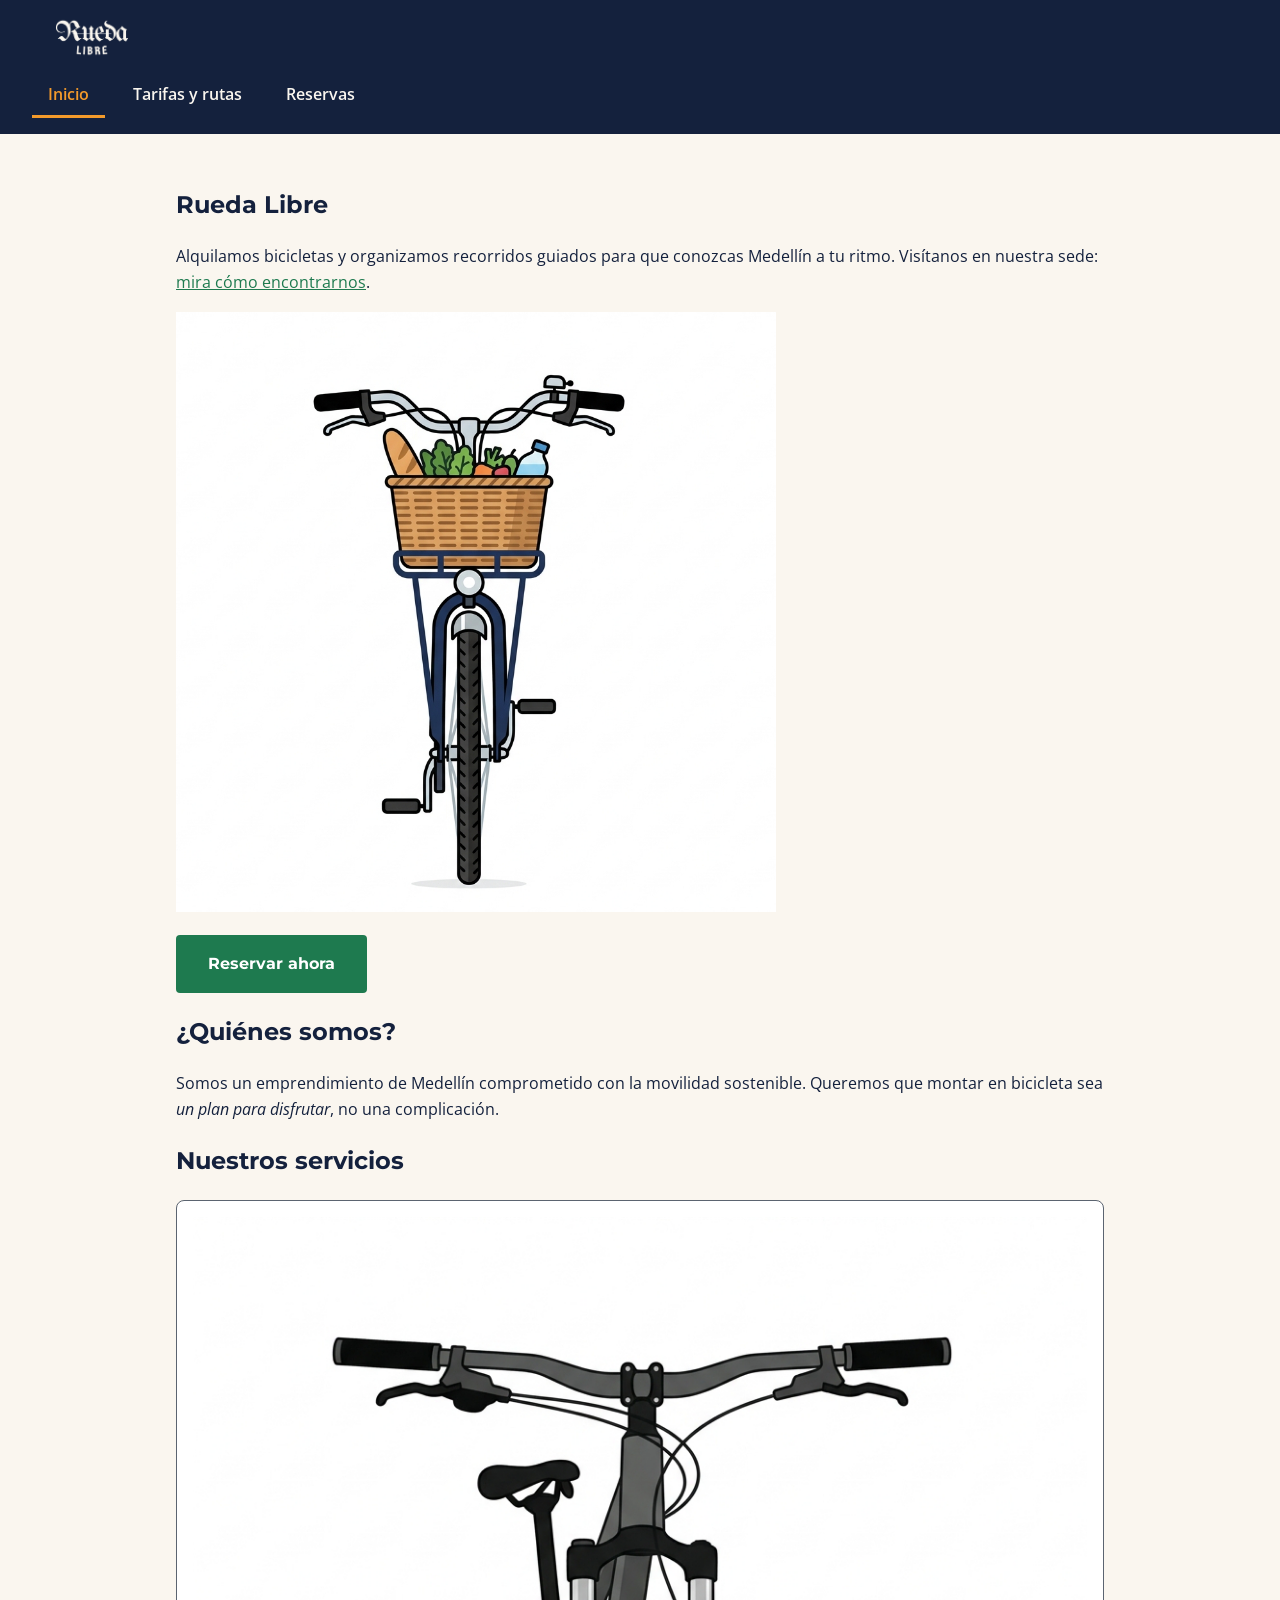
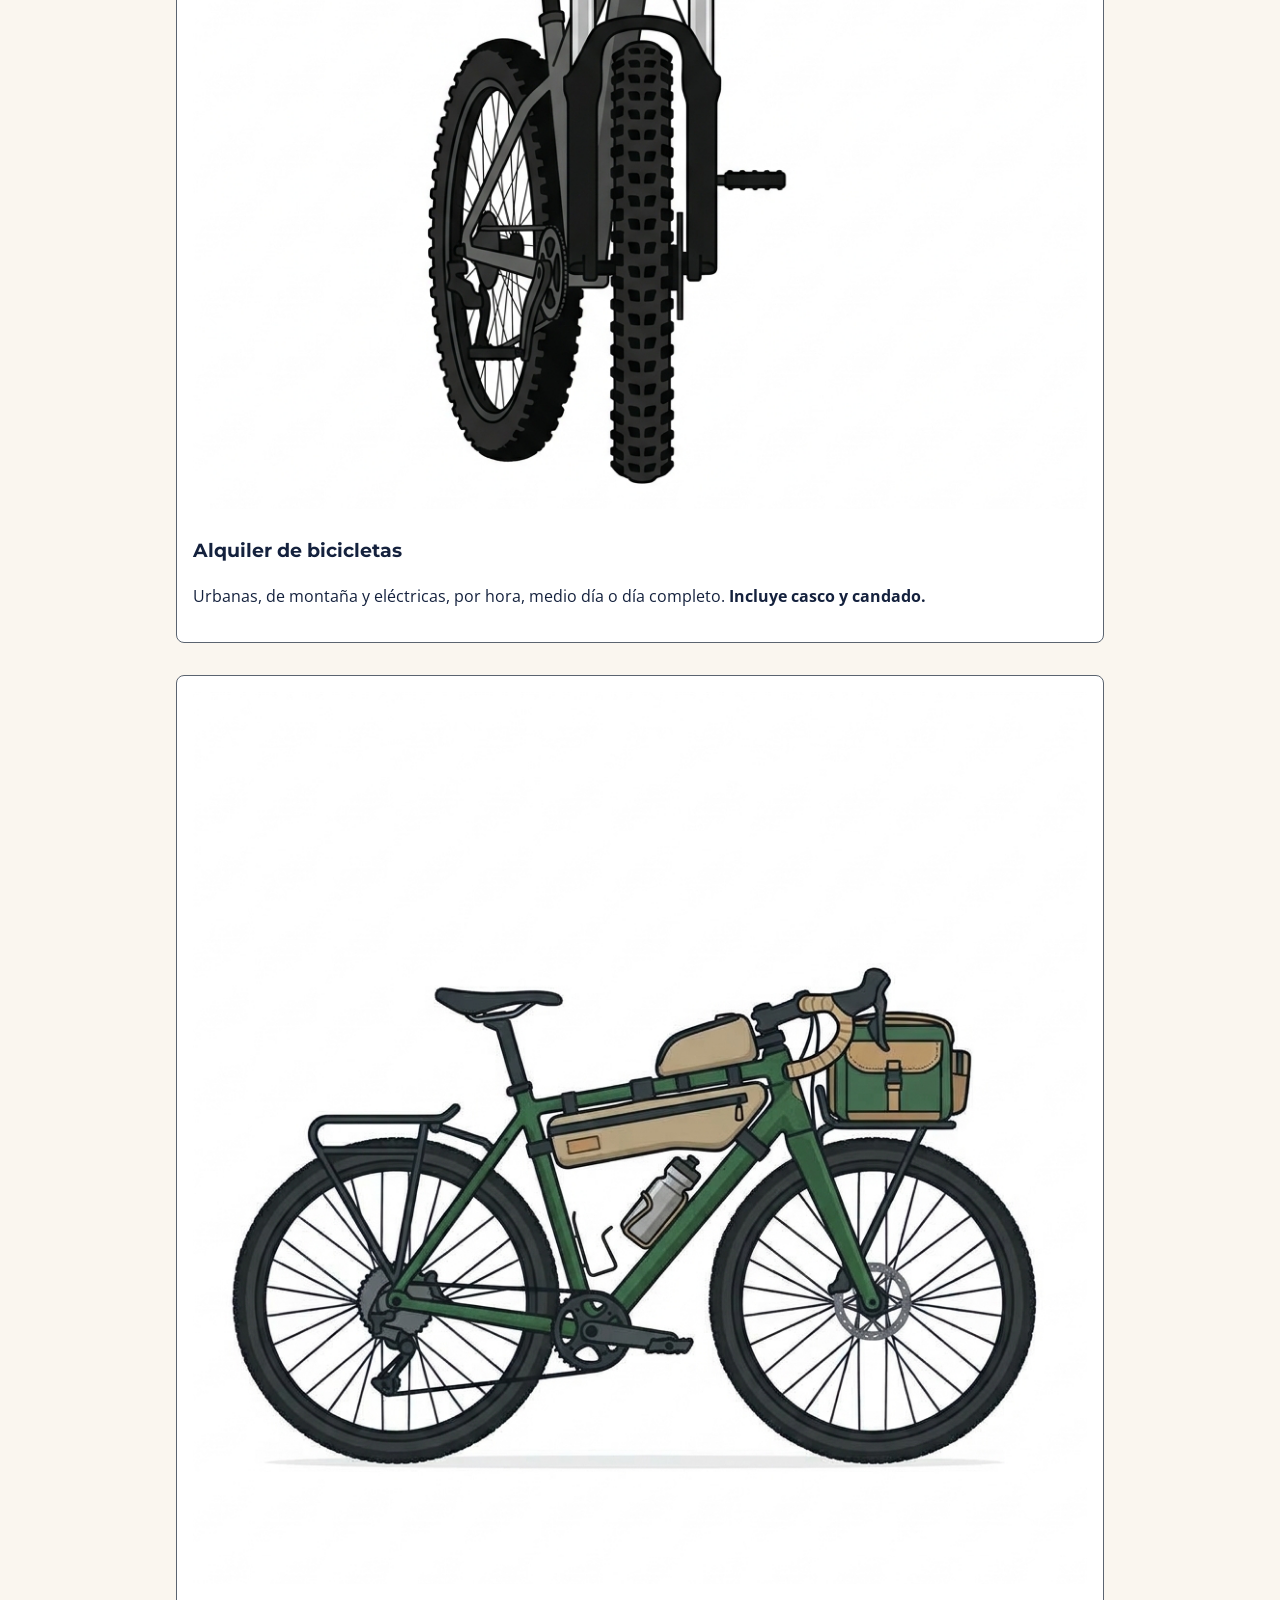
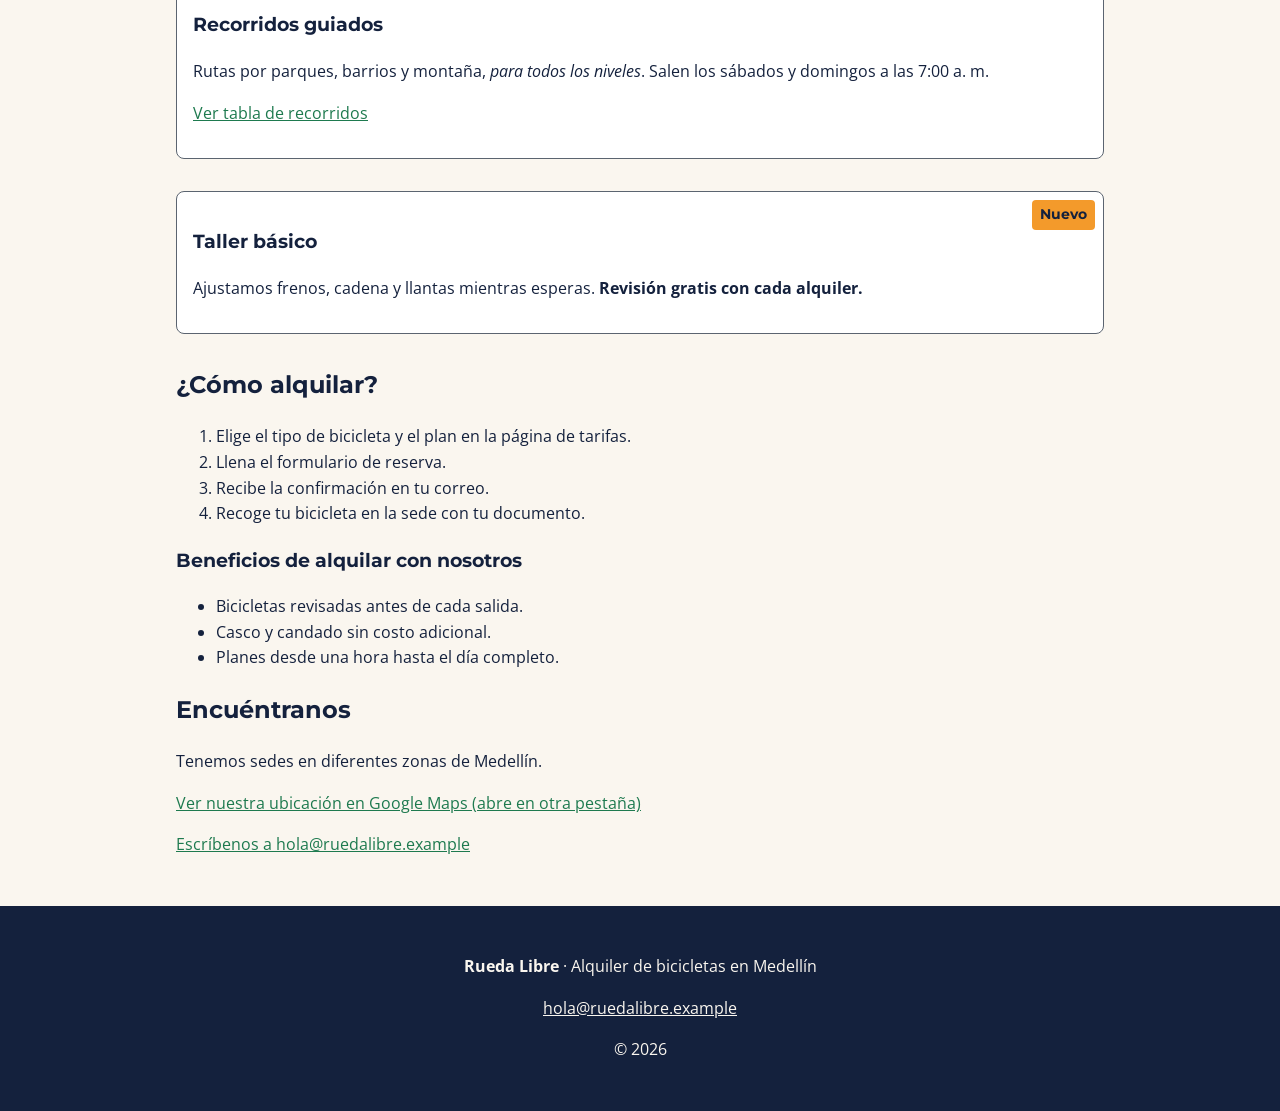
<file: index.html>
<!DOCTYPE html>
<html lang="es">

<head>
  <meta charset="UTF-8">
  <meta name="viewport" content="width=device-width, initial-scale=1.0">
  <meta name="description" content="Alquiler de bicicletas y recorridos guiados por Medellín. Bicicletas urbanas, de montaña y eléctricas.">
  <title>Rueda Libre | Alquiler de bicicletas en Medellín</title>
  <link rel="preconnect" href="https://fonts.googleapis.com">
  <link rel="preconnect" href="https://fonts.gstatic.com" crossorigin>
  <link href="https://fonts.googleapis.com/css2?family=Montserrat:wght@700&family=Open+Sans:wght@400;600&display=swap" rel="stylesheet">
  <link rel="stylesheet" href="css/styles.css">
</head>

<body>
  <header>
    <a href="index.html">
      <img src="img/logo2.png" alt="Rueda Libre, ir al inicio" width="120">
    </a>
    <nav>
      <ul id="menu">
        <li><a href="index.html" class="activo">Inicio</a></li>
        <li><a href="paginas/tarifas.html">Tarifas y rutas</a></li>
        <li><a href="paginas/reservas.html">Reservas</a></li>
      </ul>
    </nav>
  </header>

  <main>
    <section class="portada">
      <h1>Rueda Libre</h1>
      <p>Alquilamos bicicletas y organizamos recorridos guiados para que conozcas Medellín a tu ritmo. Visítanos en nuestra sede: <a href="#encuentranos">mira cómo encontrarnos</a>.</p>
      <img src="img/Urbana_Clasica.jpeg" alt="Bicicleta urbana estacionada, lista para recorrer la ciudad" width="600">
      <p><a href="paginas/reservas.html" class="btn-cta">Reservar ahora</a></p>
    </section>

    <section>
      <h2>¿Quiénes somos?</h2>
      <p>Somos un emprendimiento de Medellín comprometido con la movilidad sostenible. Queremos que montar en bicicleta sea <em>un plan para disfrutar</em>, no una complicación.</p>
    </section>

    <section>
      <h2>Nuestros servicios</h2>

      <article class="tarjeta">
        <img src="img/Montana_Trail.jpeg" alt="Bicicleta de montaña con suspensión delantera" width="300">
        <h3>Alquiler de bicicletas</h3>
        <p>Urbanas, de montaña y eléctricas, por hora, medio día o día completo. <strong>Incluye casco y candado.</strong></p>
      </article>

      <article class="tarjeta">
        <img src="img/Gravel_Aventura.jpeg" alt="Bicicleta gravel en una ruta de asfalto y destapado" width="300">
        <h3>Recorridos guiados</h3>
        <p>Rutas por parques, barrios y montaña, <em>para todos los niveles</em>. Salen los sábados y domingos a las 7:00 a. m.</p>
        <p><a href="paginas/tarifas.html#recorridos">Ver tabla de recorridos</a></p>
      </article>

      <article class="tarjeta">
        <p class="etiqueta-nuevo">Nuevo</p>
        <h3>Taller básico</h3>
        <p>Ajustamos frenos, cadena y llantas mientras esperas. <strong>Revisión gratis con cada alquiler.</strong></p>
      </article>
    </section>

    <section>
      <h2>¿Cómo alquilar?</h2>
      <ol>
        <li>Elige el tipo de bicicleta y el plan en la página de tarifas.</li>
        <li>Llena el formulario de reserva.</li>
        <li>Recibe la confirmación en tu correo.</li>
        <li>Recoge tu bicicleta en la sede con tu documento.</li>
      </ol>
      <h3>Beneficios de alquilar con nosotros</h3>
      <ul>
        <li>Bicicletas revisadas antes de cada salida.</li>
        <li>Casco y candado sin costo adicional.</li>
        <li>Planes desde una hora hasta el día completo.</li>
      </ul>
    </section>

    <section id="encuentranos">
      <h2>Encuéntranos</h2>
      <p>Tenemos sedes en diferentes zonas de Medellín.</p>
      <p><a href="https://www.google.com/maps/search/?api=1&amp;query=Parque+Lleras+Medellin" target="_blank" rel="noopener">Ver nuestra ubicación en Google Maps (abre en otra pestaña)</a></p>
      <p><a href="mailto:hola@ruedalibre.example">Escríbenos a hola@ruedalibre.example</a></p>
    </section>
  </main>

  <footer>
    <p><strong>Rueda Libre</strong> · Alquiler de bicicletas en Medellín</p>
    <p><a href="mailto:hola@ruedalibre.example">hola@ruedalibre.example</a></p>
    <p>© 2026</p>
  </footer>
</body>

</html>
</file>
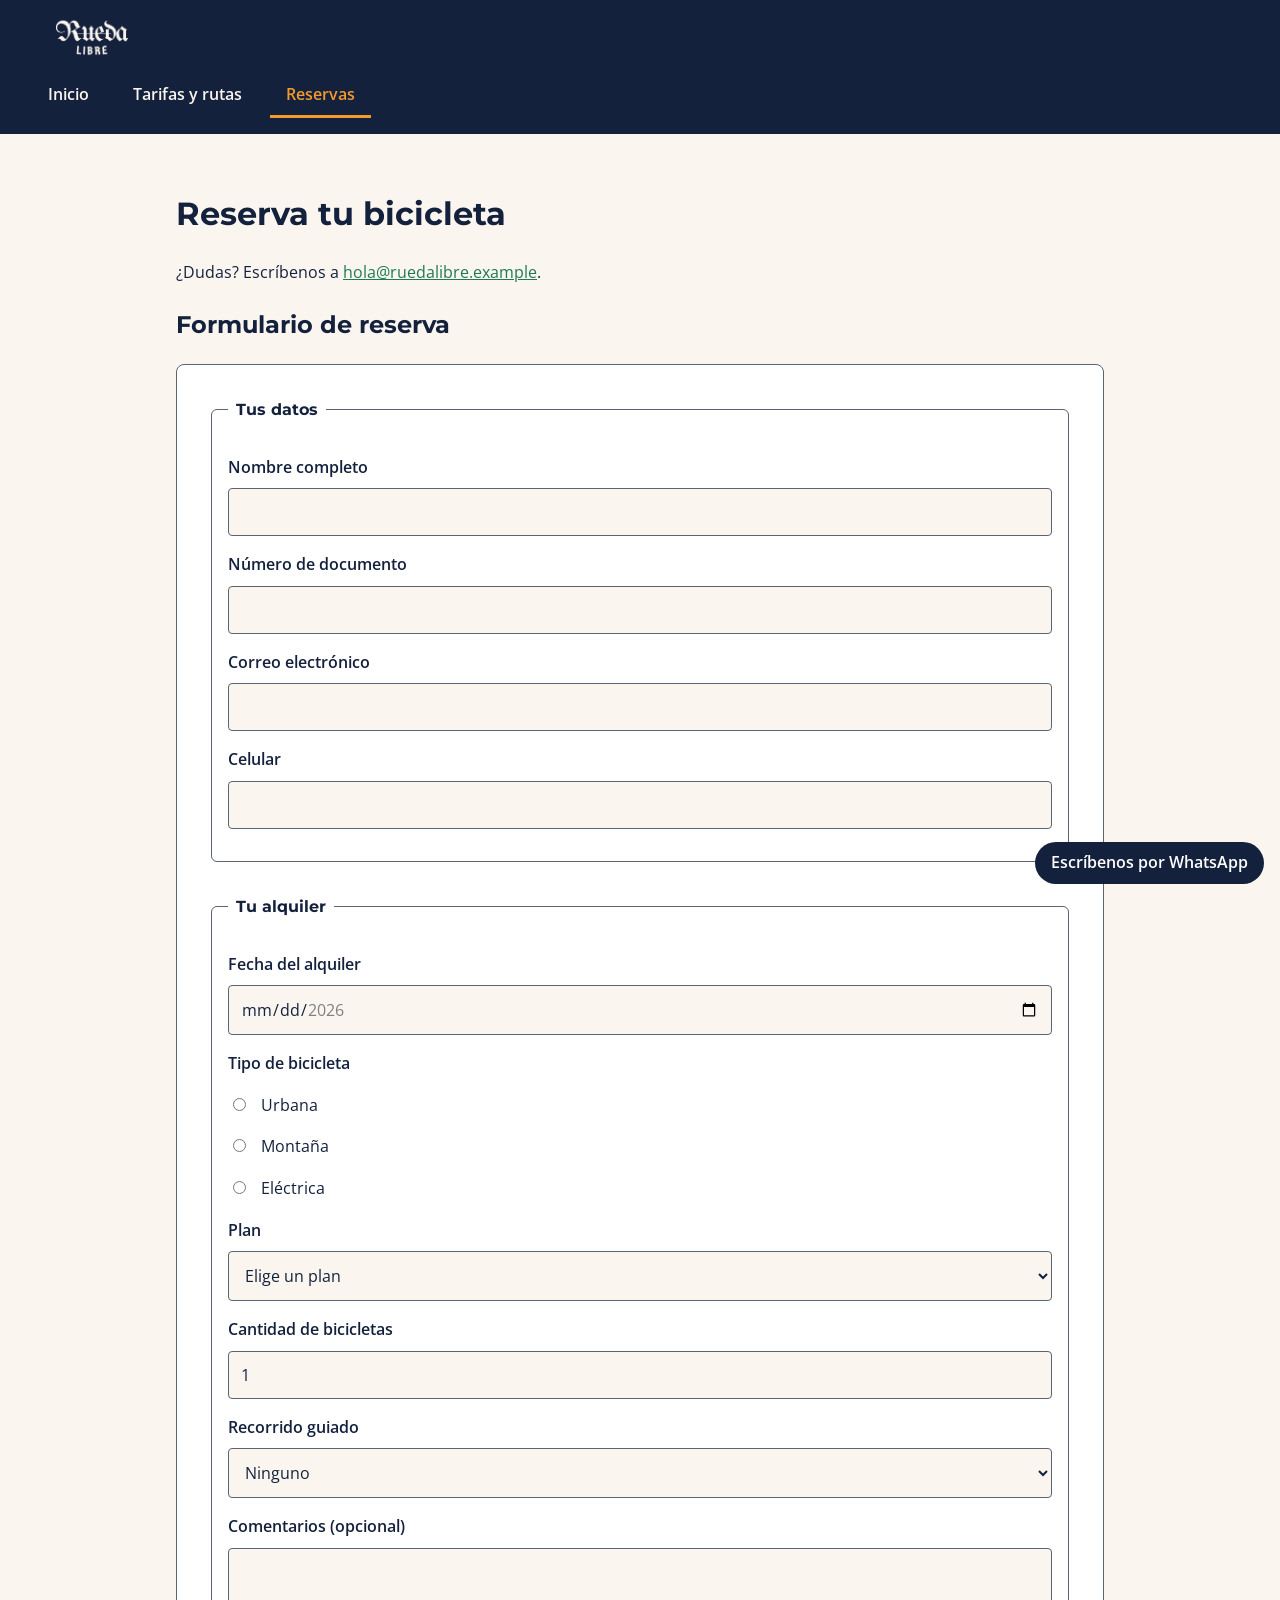
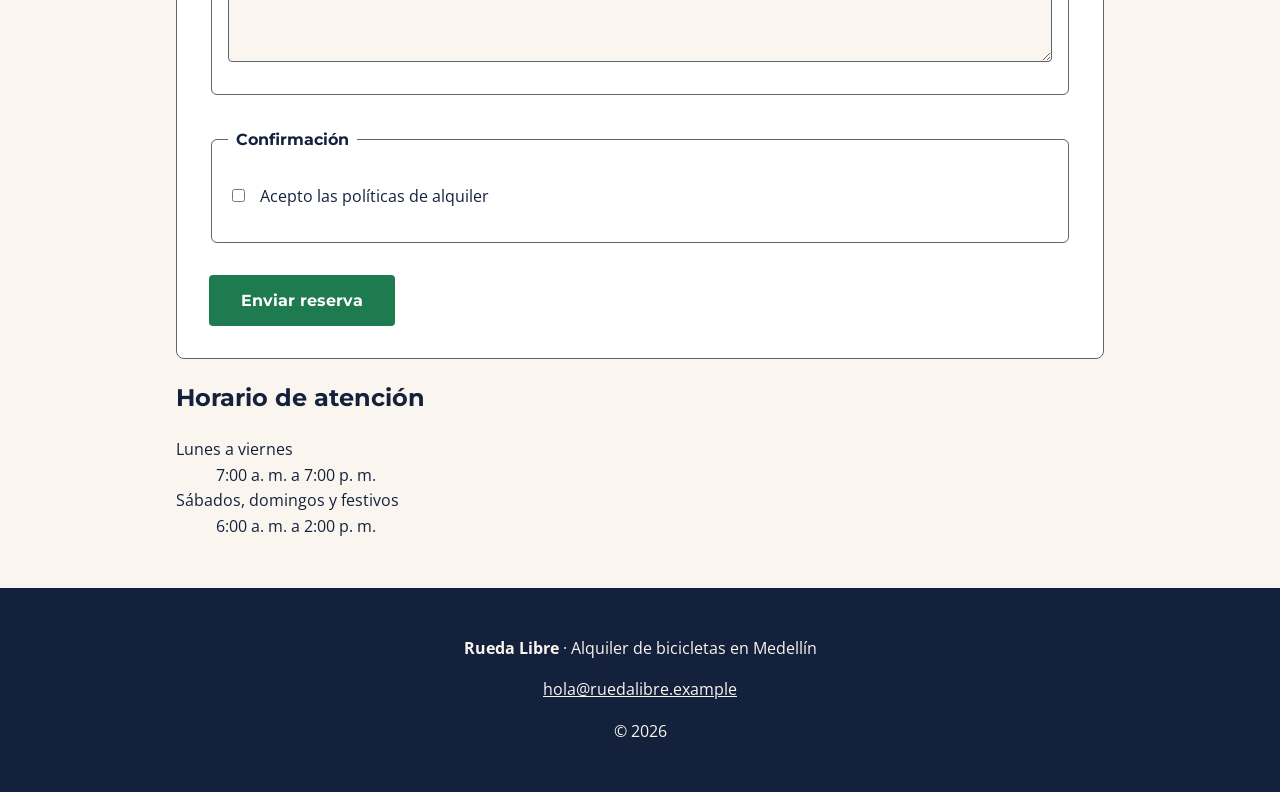
<file: paginas/reservas.html>
<!DOCTYPE html>
<html lang="es">

<head>
  <meta charset="UTF-8">
  <meta name="viewport" content="width=device-width, initial-scale=1.0">
  <meta name="description" content="Reserva tu bicicleta en Rueda Libre: formulario de reserva y horario de atención.">
  <title>Reservas | Rueda Libre</title>
  <link rel="preconnect" href="https://fonts.googleapis.com">
  <link rel="preconnect" href="https://fonts.gstatic.com" crossorigin>
  <link href="https://fonts.googleapis.com/css2?family=Montserrat:wght@700&family=Open+Sans:wght@400;600&display=swap" rel="stylesheet">
  <link rel="stylesheet" href="../css/styles.css">
</head>

<body>
  <header>
    <a href="../index.html">
      <img src="../img/logo2.png" alt="Rueda Libre, ir al inicio" width="120">
    </a>
    <nav>
      <ul id="menu">
        <li><a href="../index.html">Inicio</a></li>
        <li><a href="tarifas.html">Tarifas y rutas</a></li>
        <li><a href="reservas.html" class="activo">Reservas</a></li>
      </ul>
    </nav>
  </header>

  <main>
    <h1>Reserva tu bicicleta</h1>
    <p>¿Dudas? Escríbenos a <a href="mailto:hola@ruedalibre.example">hola@ruedalibre.example</a>.</p>

    <section>
      <h2>Formulario de reserva</h2>
      <form action="#" method="post">
        <fieldset>
          <legend>Tus datos</legend>
          <p>
            <label for="nombre">Nombre completo</label>
            <input type="text" id="nombre" name="nombre" required minlength="3">
          </p>
          <p>
            <label for="documento">Número de documento</label>
            <input type="text" id="documento" name="documento" inputmode="numeric" required pattern="[0-9]{6,10}"
              title="Solo números, entre 6 y 10 dígitos">
          </p>
          <p>
            <label for="correo">Correo electrónico</label>
            <input type="email" id="correo" name="correo" required>
          </p>
          <p>
            <label for="celular">Celular</label>
            <input type="tel" id="celular" name="celular" required pattern="3[0-9]{9}"
              title="10 dígitos que empiecen por 3, por ejemplo 3001234567">
          </p>
        </fieldset>

        <fieldset>
          <legend>Tu alquiler</legend>
          <p>
            <label for="fecha">Fecha del alquiler</label>
            <input type="date" id="fecha" name="fecha" required min="2026-11-01" max="2026-12-31">
          </p>
          <p class="opciones">Tipo de bicicleta</p>
          <p class="opcion">
            <input type="radio" id="urbana" name="tipo" value="urbana" required>
            <label for="urbana">Urbana</label>
          </p>
          <p class="opcion">
            <input type="radio" id="montana" name="tipo" value="montana">
            <label for="montana">Montaña</label>
          </p>
          <p class="opcion">
            <input type="radio" id="electrica" name="tipo" value="electrica">
            <label for="electrica">Eléctrica</label>
          </p>
          <p>
            <label for="plan">Plan</label>
            <select id="plan" name="plan" required>
              <option value="">Elige un plan</option>
              <option value="1-hora">1 hora</option>
              <option value="medio-dia">Medio día (4 h)</option>
              <option value="dia-completo">Día completo</option>
            </select>
          </p>
          <p>
            <label for="cantidad">Cantidad de bicicletas</label>
            <input type="number" id="cantidad" name="cantidad" required min="1" max="6" value="1">
          </p>
          <p>
            <label for="recorrido">Recorrido guiado</label>
            <select id="recorrido" name="recorrido">
              <option value="ninguno">Ninguno</option>
              <option value="rio-parques">Río y Parques</option>
              <option value="sabores-barrio">Sabores de Barrio</option>
              <option value="reto-palmas">Reto Las Palmas</option>
            </select>
          </p>
          <p>
            <label for="comentarios">Comentarios (opcional)</label>
            <textarea id="comentarios" name="comentarios" rows="4" maxlength="300"></textarea>
          </p>
        </fieldset>

        <fieldset>
          <legend>Confirmación</legend>
          <p class="opcion">
            <input type="checkbox" id="politicas" name="politicas" value="aceptadas" required>
            <label for="politicas">Acepto las políticas de alquiler</label>
          </p>
        </fieldset>

        <button type="submit">Enviar reserva</button>
      </form>
    </section>

    <aside>
      <h2>Horario de atención</h2>
      <dl>
        <dt>Lunes a viernes</dt>
        <dd>7:00 a. m. a 7:00 p. m.</dd>
        <dt>Sábados, domingos y festivos</dt>
        <dd>6:00 a. m. a 2:00 p. m.</dd>
      </dl>
    </aside>
  </main>

  <a href="https://wa.me/573000000000" class="whatsapp" target="_blank" rel="noopener">Escríbenos por WhatsApp</a>

  <footer>
    <p><strong>Rueda Libre</strong> · Alquiler de bicicletas en Medellín</p>
    <p><a href="mailto:hola@ruedalibre.example">hola@ruedalibre.example</a></p>
    <p>© 2026</p>
  </footer>
</body>

</html>
</file>
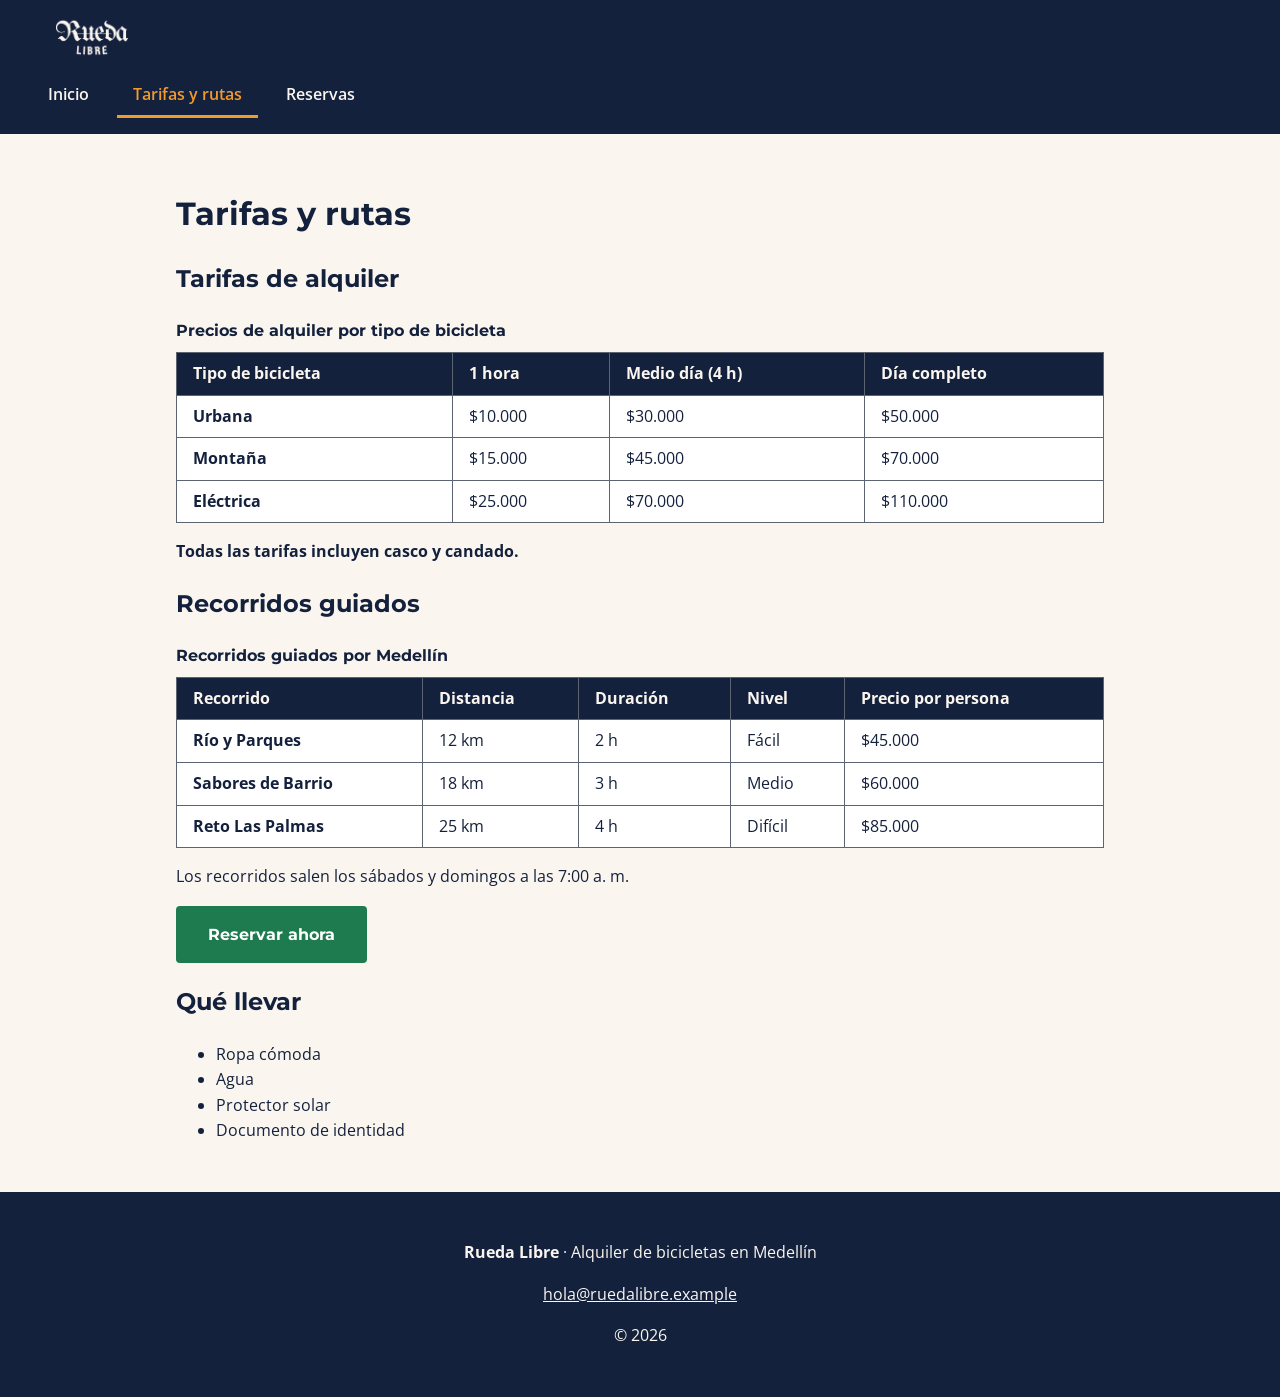
<file: paginas/tarifas.html>
<!DOCTYPE html>
<html lang="es">

<head>
  <meta charset="UTF-8">
  <meta name="viewport" content="width=device-width, initial-scale=1.0">
  <meta name="description" content="Precios de alquiler de bicicletas y recorridos guiados de Rueda Libre en Medellín.">
  <title>Tarifas y rutas | Rueda Libre</title>
  <link rel="preconnect" href="https://fonts.googleapis.com">
  <link rel="preconnect" href="https://fonts.gstatic.com" crossorigin>
  <link href="https://fonts.googleapis.com/css2?family=Montserrat:wght@700&family=Open+Sans:wght@400;600&display=swap" rel="stylesheet">
  <link rel="stylesheet" href="../css/styles.css">
</head>

<body>
  <header>
    <a href="../index.html">
      <img src="../img/logo2.png" alt="Rueda Libre, ir al inicio" width="120">
    </a>
    <nav>
      <ul id="menu">
        <li><a href="../index.html">Inicio</a></li>
        <li><a href="tarifas.html" class="activo">Tarifas y rutas</a></li>
        <li><a href="reservas.html">Reservas</a></li>
      </ul>
    </nav>
  </header>

  <main>
    <h1>Tarifas y rutas</h1>

    <section>
      <h2>Tarifas de alquiler</h2>
      <table>
        <caption>Precios de alquiler por tipo de bicicleta</caption>
        <thead>
          <tr>
            <th scope="col">Tipo de bicicleta</th>
            <th scope="col">1 hora</th>
            <th scope="col">Medio día (4 h)</th>
            <th scope="col">Día completo</th>
          </tr>
        </thead>
        <tbody>
          <tr>
            <th scope="row">Urbana</th>
            <td>$10.000</td>
            <td>$30.000</td>
            <td>$50.000</td>
          </tr>
          <tr>
            <th scope="row">Montaña</th>
            <td>$15.000</td>
            <td>$45.000</td>
            <td>$70.000</td>
          </tr>
          <tr>
            <th scope="row">Eléctrica</th>
            <td>$25.000</td>
            <td>$70.000</td>
            <td>$110.000</td>
          </tr>
        </tbody>
      </table>
      <p><strong>Todas las tarifas incluyen casco y candado.</strong></p>
    </section>

    <section id="recorridos">
      <h2>Recorridos guiados</h2>
      <table>
        <caption>Recorridos guiados por Medellín</caption>
        <thead>
          <tr>
            <th scope="col">Recorrido</th>
            <th scope="col">Distancia</th>
            <th scope="col">Duración</th>
            <th scope="col">Nivel</th>
            <th scope="col">Precio por persona</th>
          </tr>
        </thead>
        <tbody>
          <tr>
            <th scope="row">Río y Parques</th>
            <td>12 km</td>
            <td>2 h</td>
            <td>Fácil</td>
            <td>$45.000</td>
          </tr>
          <tr>
            <th scope="row">Sabores de Barrio</th>
            <td>18 km</td>
            <td>3 h</td>
            <td>Medio</td>
            <td>$60.000</td>
          </tr>
          <tr>
            <th scope="row">Reto Las Palmas</th>
            <td>25 km</td>
            <td>4 h</td>
            <td>Difícil</td>
            <td>$85.000</td>
          </tr>
        </tbody>
      </table>
      <p>Los recorridos salen los sábados y domingos a las 7:00 a. m.</p>
      <p><a href="reservas.html" class="btn-cta">Reservar ahora</a></p>
    </section>

    <aside>
      <h2>Qué llevar</h2>
      <ul>
        <li>Ropa cómoda</li>
        <li>Agua</li>
        <li>Protector solar</li>
        <li>Documento de identidad</li>
      </ul>
    </aside>
  </main>

  <footer>
    <p><strong>Rueda Libre</strong> · Alquiler de bicicletas en Medellín</p>
    <p><a href="mailto:hola@ruedalibre.example">hola@ruedalibre.example</a></p>
    <p>© 2026</p>
  </footer>
</body>

</html>
</file>
<file: css/styles.css>
/* ===== Variables de marca ===== */
:root {
  --verde-ruta: #1E7A4F;
  --naranja-pedal: #F39A2B;
  --azul-noche: #14213D;
  --crema: #FAF6EF;
  --gris-asfalto: #5B6470;
  --blanco: #FFFFFF;

  --fuente-titulos: 'Montserrat', Arial, sans-serif;
  --fuente-texto: 'Open Sans', Arial, sans-serif;

  --espacio-sm: 0.5rem;
  --espacio-md: 1rem;
  --espacio-lg: 2rem;
}

/* ===== Base ===== */
*,
*::before,
*::after {
  box-sizing: border-box;
}

body {
  margin: 0;
  font-family: var(--fuente-texto);
  font-size: 1rem;
  line-height: 1.6;
  color: var(--azul-noche);
  background-color: var(--crema);
}

h1,
h2,
h3 {
  font-family: var(--fuente-titulos);
  font-weight: 700;
  color: var(--azul-noche);
}

img {
  max-width: 100%;
  height: auto;
}

a {
  color: var(--verde-ruta);
}

a:hover {
  color: var(--azul-noche);
}

a:focus,
button:focus,
input:focus,
select:focus,
textarea:focus {
  outline: 3px solid var(--naranja-pedal);
  outline-offset: 2px;
}

main {
  max-width: 60rem;
  margin: 0 auto;
  padding: var(--espacio-lg) var(--espacio-md);
}

/* ===== Encabezado y menú ===== */
header {
  background-color: var(--azul-noche);
  padding: var(--espacio-md) var(--espacio-lg);
}

#menu {
  list-style: none;
  margin: var(--espacio-sm) 0 0;
  padding: 0;
}

#menu li {
  display: inline-block;
  margin-right: var(--espacio-sm);
}

/* regla del compañero */
#menu a {
  display: inline-block;
  padding: var(--espacio-sm) var(--espacio-md);
  color: var(--crema);
  font-weight: 600;
  text-decoration: none;
}

/* sola no gana: .activo (0,1,0) pierde contra #menu a (1,0,1) */
.activo {
  color: var(--verde-ruta);
  font-weight: 600;
}

#menu a.activo {
  color: var(--naranja-pedal);
  border-bottom: 3px solid var(--naranja-pedal);
}

#menu a:hover,
#menu a:focus {
  color: var(--naranja-pedal);
  text-decoration: underline;
}

/* ===== Portada ===== */
.portada {
  min-height: 60vh;
}

/* ===== Botón de llamada a la acción ===== */
.btn-cta {
  display: inline-block;
  padding: var(--espacio-md) var(--espacio-lg);
  background-color: var(--verde-ruta);
  color: var(--blanco);
  font-family: var(--fuente-titulos);
  font-weight: 700;
  text-decoration: none;
  border-radius: 4px;
}

.btn-cta:hover,
.btn-cta:focus {
  background-color: var(--azul-noche);
  color: var(--blanco);
}

/* ===== Tarjetas de servicios ===== */
.tarjeta {
  width: 100%;
  position: relative;
  background-color: var(--blanco);
  border: 1px solid var(--gris-asfalto);
  border-radius: 8px;
  padding: var(--espacio-md);
  margin-bottom: var(--espacio-lg);
}

.tarjeta img {
  width: 100%;
  border-radius: 4px;
}

.etiqueta-nuevo {
  position: absolute;
  top: var(--espacio-sm);
  right: var(--espacio-sm);
  margin: 0;
  padding: 0.25rem var(--espacio-sm);
  background-color: var(--naranja-pedal);
  color: var(--azul-noche);
  font-family: var(--fuente-titulos);
  font-size: 0.85rem;
  font-weight: 700;
  border-radius: 4px;
}

/* ===== Tablas ===== */
table {
  width: 100%;
  border-collapse: collapse;
  background-color: var(--blanco);
  margin-bottom: var(--espacio-md);
}

caption {
  font-family: var(--fuente-titulos);
  font-weight: 700;
  text-align: left;
  padding-bottom: var(--espacio-sm);
}

th,
td {
  padding: var(--espacio-sm) var(--espacio-md);
  border: 1px solid var(--gris-asfalto);
  text-align: left;
}

thead th {
  background-color: var(--azul-noche);
  color: var(--crema);
}

/* ===== Formulario ===== */
form {
  background-color: var(--blanco);
  border: 1px solid var(--gris-asfalto);
  border-radius: 8px;
  padding: var(--espacio-lg);
}

fieldset {
  border: 1px solid var(--gris-asfalto);
  border-radius: 6px;
  padding: var(--espacio-md);
  margin-bottom: var(--espacio-lg);
}

legend {
  font-family: var(--fuente-titulos);
  font-weight: 700;
  padding: 0 var(--espacio-sm);
}

label,
.opciones {
  display: block;
  font-weight: 600;
  margin-bottom: var(--espacio-sm);
}

.opcion label {
  display: inline-block;
  font-weight: 400;
  margin: 0 0 0 var(--espacio-sm);
}

input[type="text"],
input[type="email"],
input[type="tel"],
input[type="date"],
input[type="number"],
select,
textarea {
  display: block;
  width: 100%;
  padding: 0.75rem;
  font-family: var(--fuente-texto);
  font-size: 1rem;
  color: var(--azul-noche);
  background-color: var(--crema);
  border: 1px solid var(--gris-asfalto);
  border-radius: 4px;
}

button[type="submit"] {
  padding: var(--espacio-md) var(--espacio-lg);
  background-color: var(--verde-ruta);
  color: var(--blanco);
  font-family: var(--fuente-titulos);
  font-size: 1rem;
  font-weight: 700;
  border: none;
  border-radius: 4px;
  cursor: pointer;
}

button[type="submit"]:hover {
  background-color: var(--azul-noche);
}

/* ===== WhatsApp fijo ===== */
.whatsapp {
  position: fixed;
  right: var(--espacio-md);
  bottom: var(--espacio-md);
  padding: var(--espacio-sm) var(--espacio-md);
  background-color: var(--azul-noche);
  color: var(--blanco);
  font-weight: 600;
  text-decoration: none;
  border-radius: 50px;
}

.whatsapp:hover,
.whatsapp:focus {
  color: var(--naranja-pedal);
}

/* ===== Pie ===== */
footer {
  background-color: var(--azul-noche);
  color: var(--crema);
  text-align: center;
  padding: var(--espacio-lg) var(--espacio-md);
}

footer a {
  color: var(--crema);
}

footer a:hover,
footer a:focus {
  color: var(--naranja-pedal);
}
</file>
